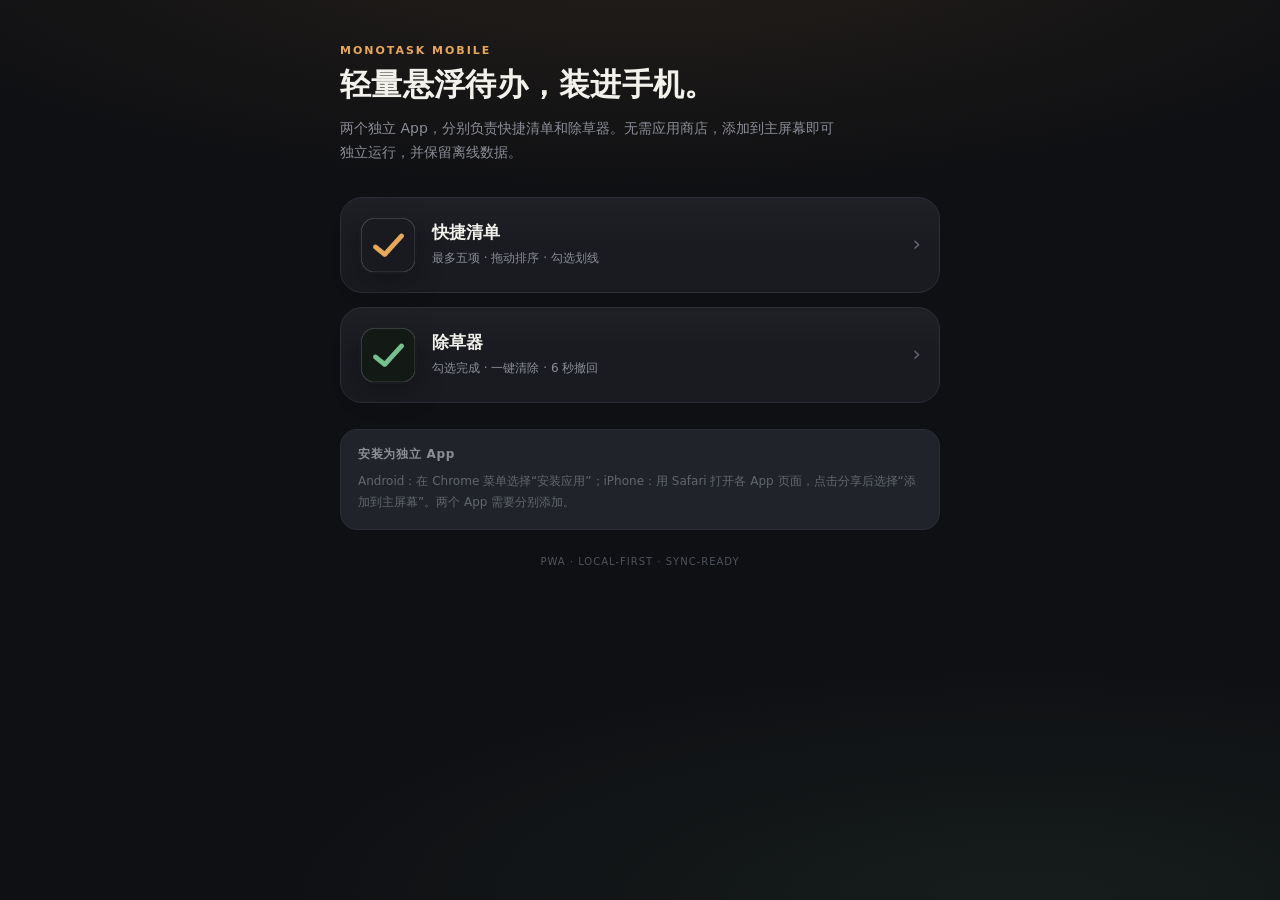
<file: docs/index.html>
<!doctype html>
<html lang="zh-CN">
<head>
  <meta charset="utf-8">
  <meta name="viewport" content="width=device-width, initial-scale=1, viewport-fit=cover">
  <meta name="theme-color" content="#0f1013">
  <title>Monotask 移动端</title>
  <style>
    :root {
      color-scheme: dark;
      --bg: #0f1013;
      --surface: #191b20;
      --surface-2: #202329;
      --border: #2b2e36;
      --text: #f3f1eb;
      --muted: #8b8e97;
      --dim: #62666f;
      --amber: #e7a85c;
      --green: #74c08e;
      --safe-top: env(safe-area-inset-top, 0px);
      --safe-bottom: env(safe-area-inset-bottom, 0px);
      font-family: "PingFang SC", "HarmonyOS Sans SC", "Microsoft YaHei UI",
        "Microsoft YaHei", system-ui, -apple-system, "Segoe UI", sans-serif;
    }
    * { box-sizing: border-box; -webkit-tap-highlight-color: transparent; }
    body {
      margin: 0;
      min-height: 100vh;
      min-height: 100dvh;
      background:
        radial-gradient(100% 45% at 50% -8%, rgba(231, 168, 92, 0.1), transparent 65%),
        radial-gradient(90% 40% at 80% 100%, rgba(116, 192, 142, 0.07), transparent 65%),
        var(--bg);
      color: var(--text);
      -webkit-font-smoothing: antialiased;
    }
    .wrap {
      width: min(100%, 640px);
      margin: 0 auto;
      padding:
        calc(var(--safe-top) + 44px)
        20px
        calc(var(--safe-bottom) + 30px);
    }
    .eyebrow {
      margin: 0 0 10px;
      color: var(--amber);
      font-size: 11px;
      font-weight: 700;
      letter-spacing: 0.18em;
    }
    h1 {
      margin: 0;
      font-size: 31px;
      line-height: 1.15;
      letter-spacing: 0.01em;
    }
    .lead {
      margin: 13px 0 0;
      max-width: 500px;
      color: var(--muted);
      font-size: 14px;
      line-height: 1.75;
    }
    .apps {
      display: grid;
      gap: 14px;
      margin-top: 32px;
    }
    .app-card {
      display: flex;
      align-items: center;
      gap: 15px;
      padding: 18px;
      border: 1px solid var(--border);
      border-radius: 22px;
      background:
        linear-gradient(180deg, rgba(255, 255, 255, 0.022), transparent 50%),
        var(--surface);
      color: inherit;
      text-decoration: none;
      transition: transform 0.15s ease, border-color 0.15s ease, background-color 0.15s ease;
    }
    .app-card:active { transform: scale(0.99); }
    .app-card[data-app="quick"]:hover { border-color: rgba(231, 168, 92, 0.45); }
    .app-card[data-app="weeder"]:hover { border-color: rgba(116, 192, 142, 0.45); }
    .app-icon {
      flex: 0 0 auto;
      width: 58px;
      height: 58px;
      border-radius: 16px;
      box-shadow: 0 10px 28px rgba(0, 0, 0, 0.26);
    }
    .app-copy { flex: 1; min-width: 0; }
    .app-copy h2 {
      margin: 0;
      font-size: 17px;
      line-height: 1.25;
    }
    .app-copy p {
      margin: 6px 0 0;
      color: var(--muted);
      font-size: 12px;
      line-height: 1.55;
    }
    .app-arrow {
      flex: 0 0 auto;
      color: var(--dim);
      font-size: 21px;
      line-height: 1;
    }
    .note {
      margin-top: 26px;
      padding: 16px 17px;
      border: 1px solid var(--border);
      border-radius: 17px;
      background: var(--surface-2);
    }
    .note h3 {
      margin: 0 0 8px;
      font-size: 12px;
      letter-spacing: 0.06em;
      color: var(--muted);
    }
    .note p {
      margin: 0;
      color: var(--dim);
      font-size: 12px;
      line-height: 1.75;
    }
    .foot {
      margin-top: 26px;
      color: #4f535c;
      font-size: 10px;
      letter-spacing: 0.1em;
      text-align: center;
    }
  </style>
</head>
<body>
  <main class="wrap">
    <p class="eyebrow">MONOTASK MOBILE</p>
    <h1>轻量悬浮待办，装进手机。</h1>
    <p class="lead">两个独立 App，分别负责快捷清单和除草器。无需应用商店，添加到主屏幕即可独立运行，并保留离线数据。</p>

    <section class="apps" aria-label="应用列表">
      <a class="app-card" data-app="quick" href="./quick/">
        <img class="app-icon" src="./quick/icons/icon-192.png" alt="" width="58" height="58">
        <span class="app-copy">
          <h2>快捷清单</h2>
          <p>最多五项 · 拖动排序 · 勾选划线</p>
        </span>
        <span class="app-arrow" aria-hidden="true">›</span>
      </a>

      <a class="app-card" data-app="weeder" href="./weeder/">
        <img class="app-icon" src="./weeder/icons/icon-192.png" alt="" width="58" height="58">
        <span class="app-copy">
          <h2>除草器</h2>
          <p>勾选完成 · 一键清除 · 6 秒撤回</p>
        </span>
        <span class="app-arrow" aria-hidden="true">›</span>
      </a>
    </section>

    <section class="note">
      <h3>安装为独立 App</h3>
      <p>Android：在 Chrome 菜单选择“安装应用”；iPhone：用 Safari 打开各 App 页面，点击分享后选择“添加到主屏幕”。两个 App 需要分别添加。</p>
    </section>

    <p class="foot">PWA · LOCAL-FIRST · SYNC-READY</p>
  </main>
</body>
</html>
</file>
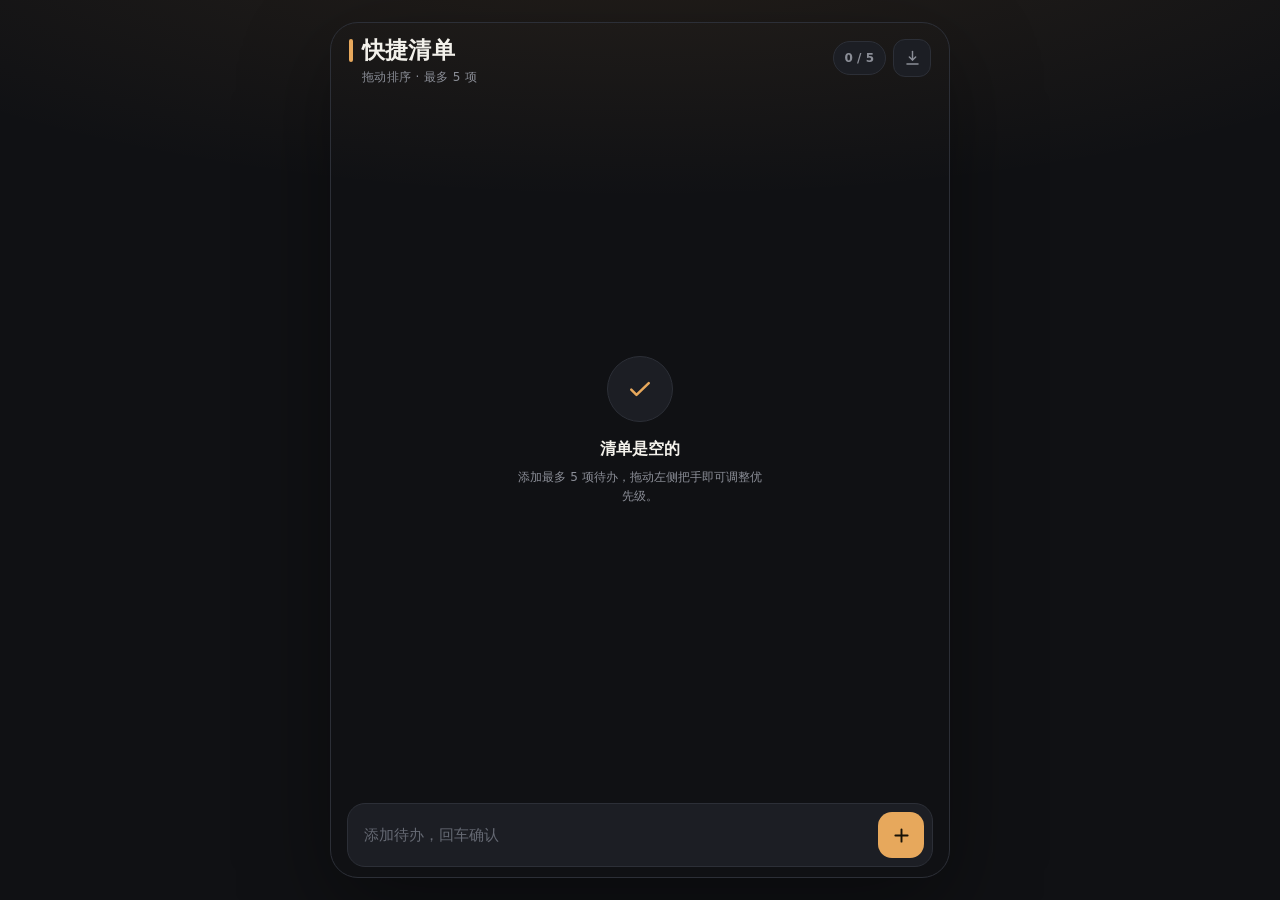
<file: docs/quick/index.html>
<!doctype html>
<html lang="zh-CN">
<head>
  <meta charset="utf-8">
  <meta name="viewport" content="width=device-width, initial-scale=1, viewport-fit=cover">
  <meta name="theme-color" content="#15161a">
  <meta name="apple-mobile-web-app-capable" content="yes">
  <meta name="mobile-web-app-capable" content="yes">
  <meta name="apple-mobile-web-app-status-bar-style" content="black-translucent">
  <meta name="apple-mobile-web-app-title" content="快捷清单">
  <meta name="description" content="Monotask 快捷清单：最多五项，拖动排序。">
  <title>快捷清单 · Monotask</title>
  <link rel="manifest" href="manifest.webmanifest">
  <link rel="icon" type="image/png" href="icons/icon-192.png">
  <link rel="apple-touch-icon" href="icons/apple-touch-icon.png">
  <link rel="stylesheet" href="../shared/base.css">
  <link rel="stylesheet" href="app.css">
</head>
<body>
  <div class="app">
    <header class="app-header">
      <div class="brand-block">
        <h1 class="brand-title"><span class="brand-mark"></span>快捷清单</h1>
        <p class="brand-subtitle">拖动排序 · 最多 5 项</p>
      </div>
      <div class="header-actions">
        <span class="count-pill" id="count">0 / 5</span>
        <button class="install-btn" id="installBtn" type="button" aria-label="安装到主屏幕" hidden>
          <svg viewBox="0 0 24 24" width="19" height="19" fill="none" stroke="currentColor" stroke-width="1.8" stroke-linecap="round" stroke-linejoin="round" aria-hidden="true">
            <path d="M12 3v11"></path>
            <path d="m8 10 4 4 4-4"></path>
            <path d="M5 19h14"></path>
          </svg>
        </button>
      </div>
    </header>

    <main class="content">
      <section class="quick-list" id="list" role="list" aria-label="快捷清单"></section>
    </main>

    <footer class="footer">
      <form class="composer" id="composer" autocomplete="off">
        <input id="input" type="text" maxlength="120" enterkeyhint="done" placeholder="添加待办，回车确认" aria-label="添加待办">
        <button class="add-btn" id="addBtn" type="submit" aria-label="添加">
          <svg viewBox="0 0 24 24" aria-hidden="true">
            <path d="M12 5v14M5 12h14"></path>
          </svg>
        </button>
      </form>
    </footer>
  </div>

  <template id="rowTemplate">
    <article class="todo-row" role="listitem">
      <span class="grip" aria-hidden="true"></span>
      <button class="check-btn" type="button" data-action="toggle" aria-label="标记完成" aria-pressed="false">
        <span class="checkbox">
          <svg viewBox="0 0 14 14" aria-hidden="true"><path d="M2.7 7.3 5.6 10.1 11.3 4.1"></path></svg>
        </span>
      </button>
      <span class="todo-text"></span>
      <button class="delete-btn" type="button" data-action="delete" aria-label="删除">
        <svg viewBox="0 0 16 16" aria-hidden="true"><path d="M3.5 3.5 12.5 12.5M12.5 3.5 3.5 12.5"></path></svg>
      </button>
    </article>
  </template>

  <script type="module" src="app.js"></script>
</body>
</html>
</file>
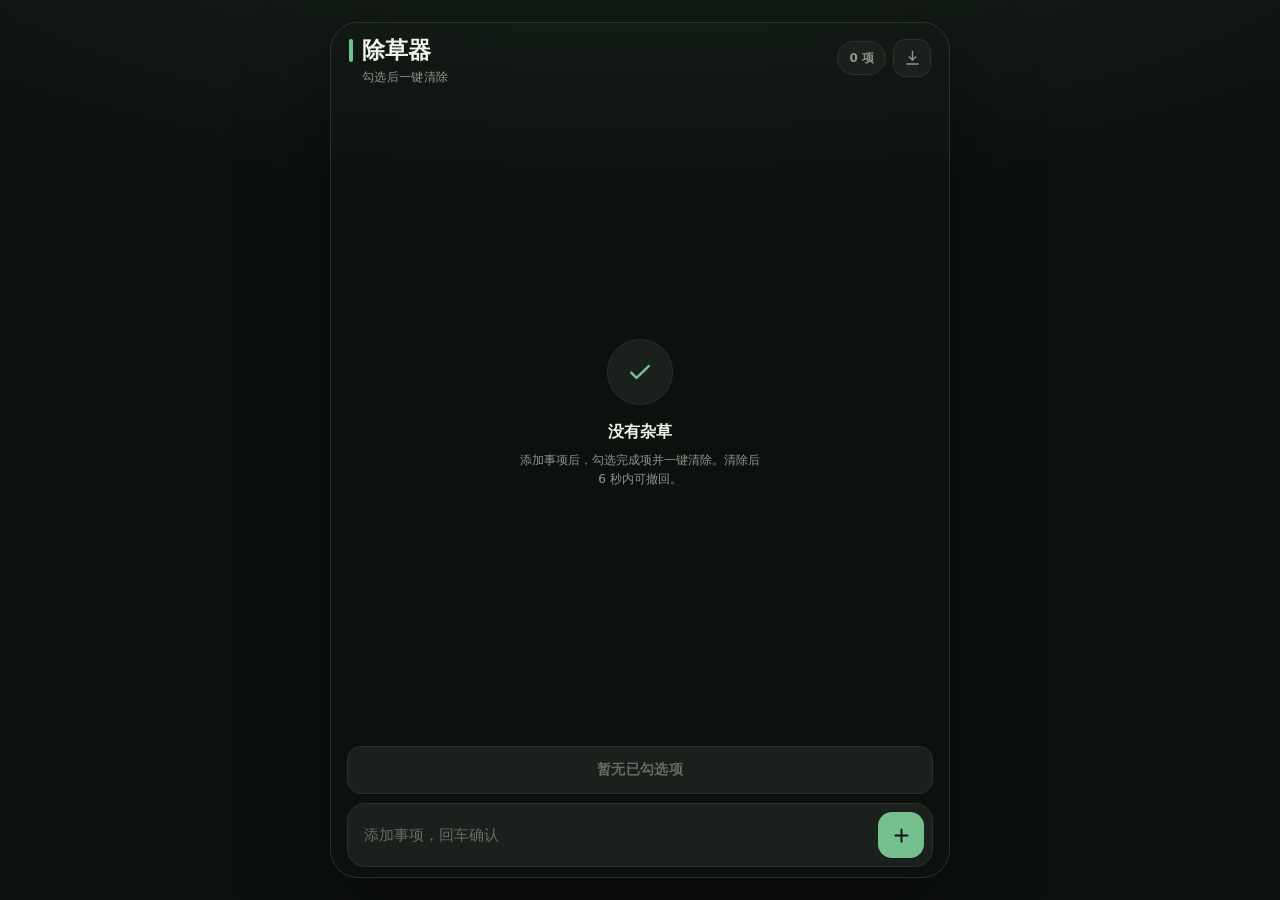
<file: docs/weeder/index.html>
<!doctype html>
<html lang="zh-CN">
<head>
  <meta charset="utf-8">
  <meta name="viewport" content="width=device-width, initial-scale=1, viewport-fit=cover">
  <meta name="theme-color" content="#121713">
  <meta name="apple-mobile-web-app-capable" content="yes">
  <meta name="mobile-web-app-capable" content="yes">
  <meta name="apple-mobile-web-app-status-bar-style" content="black-translucent">
  <meta name="apple-mobile-web-app-title" content="除草器">
  <meta name="description" content="Monotask 除草器：勾选事项并一键清除。">
  <title>除草器 · Monotask</title>
  <link rel="manifest" href="manifest.webmanifest">
  <link rel="icon" type="image/png" href="icons/icon-192.png">
  <link rel="apple-touch-icon" href="icons/apple-touch-icon.png">
  <link rel="stylesheet" href="../shared/base.css">
  <link rel="stylesheet" href="app.css">
</head>
<body>
  <div class="app">
    <header class="app-header">
      <div class="brand-block">
        <h1 class="brand-title"><span class="brand-mark"></span>除草器</h1>
        <p class="brand-subtitle">勾选后一键清除</p>
      </div>
      <div class="header-actions">
        <span class="count-pill" id="count">0 项</span>
        <button class="install-btn" id="installBtn" type="button" aria-label="安装到主屏幕" hidden>
          <svg viewBox="0 0 24 24" width="19" height="19" fill="none" stroke="currentColor" stroke-width="1.8" stroke-linecap="round" stroke-linejoin="round" aria-hidden="true">
            <path d="M12 3v11"></path>
            <path d="m8 10 4 4 4-4"></path>
            <path d="M5 19h14"></path>
          </svg>
        </button>
      </div>
    </header>

    <main class="content">
      <section class="weed-list" id="list" role="list" aria-label="除草器清单"></section>
    </main>

    <footer class="footer">
      <button class="action-btn" id="clearBtn" type="button" disabled>暂无已勾选项</button>
      <form class="composer" id="composer" autocomplete="off">
        <input id="input" type="text" maxlength="240" enterkeyhint="done" placeholder="添加事项，回车确认" aria-label="添加事项">
        <button class="add-btn" id="addBtn" type="submit" aria-label="添加">
          <svg viewBox="0 0 24 24" aria-hidden="true">
            <path d="M12 5v14M5 12h14"></path>
          </svg>
        </button>
      </form>
    </footer>
  </div>

  <template id="rowTemplate">
    <article class="todo-row" role="listitem">
      <button class="check-btn" type="button" data-action="toggle" aria-label="标记完成" aria-pressed="false">
        <span class="checkbox">
          <svg viewBox="0 0 14 14" aria-hidden="true"><path d="M2.7 7.3 5.6 10.1 11.3 4.1"></path></svg>
        </span>
      </button>
      <span class="todo-text"></span>
      <button class="delete-btn" type="button" data-action="delete" aria-label="删除">
        <svg viewBox="0 0 16 16" aria-hidden="true"><path d="M3.5 3.5 12.5 12.5M12.5 3.5 3.5 12.5"></path></svg>
      </button>
    </article>
  </template>

  <script type="module" src="app.js"></script>
</body>
</html>
</file>
<file: docs/shared/base.css>
* {
  box-sizing: border-box;
  -webkit-tap-highlight-color: transparent;
}

:root {
  color-scheme: dark;
  --safe-top: env(safe-area-inset-top, 0px);
  --safe-bottom: env(safe-area-inset-bottom, 0px);
  --radius-xl: 22px;
  --radius-lg: 18px;
  --radius-md: 14px;
  --font-ui: "PingFang SC", "HarmonyOS Sans SC", "Microsoft YaHei UI",
    "Microsoft YaHei", system-ui, -apple-system, BlinkMacSystemFont, "Segoe UI",
    sans-serif;
}

html {
  height: 100%;
  background: var(--bg-deep);
}

body {
  margin: 0;
  min-height: 100%;
  background:
    radial-gradient(120% 55% at 50% -12%, var(--glow), transparent 62%),
    var(--bg-deep);
  color: var(--text);
  font-family: var(--font-ui);
  -webkit-font-smoothing: antialiased;
  text-rendering: optimizeLegibility;
  overflow: hidden;
  overscroll-behavior: none;
  user-select: none;
  -webkit-user-select: none;
}

button,
input {
  font: inherit;
}

button {
  cursor: pointer;
}

button,
input {
  -webkit-appearance: none;
  appearance: none;
}

input {
  user-select: text;
  -webkit-user-select: text;
}

button:focus-visible,
input:focus-visible {
  outline: 2px solid var(--accent);
  outline-offset: 2px;
}

.app {
  display: flex;
  flex-direction: column;
  width: 100%;
  max-width: 620px;
  height: 100vh;
  height: 100dvh;
  margin: 0 auto;
  padding:
    calc(var(--safe-top) + 12px)
    16px
    calc(var(--safe-bottom) + 10px);
  overflow: hidden;
}

.app-header {
  display: flex;
  align-items: flex-start;
  gap: 10px;
  padding: 2px 2px 14px;
}

.brand-block {
  flex: 1;
  min-width: 0;
}

.brand-title {
  display: flex;
  align-items: center;
  gap: 9px;
  margin: 0;
  font-size: 23px;
  line-height: 1.15;
  font-weight: 700;
  letter-spacing: 0.01em;
}

.brand-mark {
  flex: 0 0 auto;
  width: 4px;
  height: 23px;
  border-radius: 3px;
  background: var(--accent);
}

.brand-subtitle {
  margin: 6px 0 0 13px;
  font-size: 12px;
  line-height: 1.35;
  color: var(--muted);
  letter-spacing: 0.03em;
}

.header-actions {
  display: flex;
  align-items: center;
  gap: 7px;
  padding-top: 2px;
}

.count-pill {
  display: inline-flex;
  align-items: center;
  justify-content: center;
  min-height: 34px;
  padding: 0 11px;
  border: 1px solid var(--border);
  border-radius: 999px;
  background: var(--surface);
  color: var(--muted);
  font-size: 12px;
  font-weight: 600;
  font-variant-numeric: tabular-nums;
  white-space: nowrap;
}

.install-btn {
  display: grid;
  place-items: center;
  width: 38px;
  height: 38px;
  padding: 0;
  border: 1px solid var(--border);
  border-radius: 12px;
  background: var(--surface);
  color: var(--muted);
}

.install-btn[hidden] {
  display: none;
}

.install-btn:active {
  transform: scale(0.96);
}

.content {
  display: flex;
  flex: 1;
  min-height: 0;
  flex-direction: column;
}

.quick-list {
  display: flex;
  flex: 1;
  min-height: 0;
  flex-direction: column;
  gap: 10px;
  padding: 2px 0 8px;
  overflow-x: hidden;
  overflow-y: auto;
  overscroll-behavior: contain;
  -webkit-overflow-scrolling: touch;
  scrollbar-width: none;
  touch-action: pan-y;
}

.quick-list::-webkit-scrollbar {
  display: none;
}

.weed-list {
  display: flex;
  flex: 1;
  min-height: 0;
  flex-direction: column;
  gap: 10px;
  padding: 2px 0 10px;
  overflow-x: hidden;
  overflow-y: auto;
  overscroll-behavior: contain;
  -webkit-overflow-scrolling: touch;
  scrollbar-width: none;
  touch-action: pan-y;
}

.weed-list::-webkit-scrollbar {
  display: none;
}

.todo-row {
  position: relative;
  display: flex;
  flex: 0 0 auto;
  align-items: center;
  min-height: 64px;
  border: 1px solid var(--border);
  border-radius: var(--radius-lg);
  background:
    linear-gradient(180deg, rgba(255, 255, 255, 0.018), transparent 45%),
    var(--surface);
  box-shadow: inset 0 1px 0 rgba(255, 255, 255, 0.02);
  transition:
    background-color 0.16s ease,
    border-color 0.16s ease,
    transform 0.16s ease,
    box-shadow 0.16s ease;
}

.todo-row.done {
  background: var(--surface);
  opacity: 0.86;
}

.todo-row.dragging {
  z-index: 5;
  border-color: var(--accent-border);
  background: var(--surface-2);
  box-shadow:
    0 16px 34px rgba(0, 0, 0, 0.42),
    0 0 0 1px var(--accent-border);
  transform: scale(1.012);
}

.grip {
  flex: 0 0 auto;
  width: 32px;
  height: 44px;
  margin-left: 3px;
  border-radius: 10px;
  background-image: radial-gradient(circle, var(--dim) 1.3px, transparent 1.5px);
  background-size: 6px 7px;
  background-position: center;
  opacity: 0.8;
  cursor: grab;
  touch-action: none;
  -webkit-touch-callout: none;
}

.check-btn {
  display: grid;
  flex: 0 0 auto;
  place-items: center;
  width: 44px;
  height: 44px;
  margin-left: 2px;
  padding: 0;
  border: 0;
  border-radius: 13px;
  background: transparent;
  touch-action: manipulation;
}

.check-btn:active {
  transform: scale(0.94);
}

.checkbox {
  display: grid;
  place-items: center;
  width: 23px;
  height: 23px;
  border: 1.5px solid var(--check-border);
  border-radius: 7px;
  background: transparent;
  transition:
    background-color 0.18s ease,
    border-color 0.18s ease,
    transform 0.18s ease;
}

.checkbox svg {
  width: 14px;
  height: 14px;
  fill: none;
  stroke: var(--accent-ink);
  stroke-width: 2.8;
  stroke-linecap: round;
  stroke-linejoin: round;
  opacity: 0;
  transform: scale(0.6);
  transition:
    opacity 0.16s ease,
    transform 0.18s cubic-bezier(0.2, 0.8, 0.3, 1.25);
}

.todo-row.done .checkbox {
  border-color: var(--accent);
  background: var(--accent);
}

.todo-row.done .checkbox svg {
  opacity: 1;
  transform: scale(1);
}

.todo-text {
  flex: 1;
  min-width: 0;
  padding: 10px 4px;
  overflow: hidden;
  color: var(--text);
  font-size: 15px;
  line-height: 1.4;
  letter-spacing: 0.01em;
  text-overflow: ellipsis;
  white-space: nowrap;
}

.todo-row.done .todo-text {
  color: var(--muted);
  text-decoration: line-through;
  text-decoration-thickness: 1.5px;
  text-decoration-color: var(--muted);
}

.delete-btn {
  display: grid;
  flex: 0 0 auto;
  place-items: center;
  width: 42px;
  height: 42px;
  margin-right: 4px;
  padding: 0;
  border: 0;
  border-radius: 12px;
  background: transparent;
  color: var(--dim);
  touch-action: manipulation;
}

.delete-btn svg {
  width: 15px;
  height: 15px;
  fill: none;
  stroke: currentColor;
  stroke-width: 1.7;
  stroke-linecap: round;
}

.delete-btn:active {
  color: var(--danger);
  transform: scale(0.94);
}

.empty-state {
  display: flex;
  flex: 1;
  min-height: 210px;
  flex-direction: column;
  align-items: center;
  justify-content: center;
  padding: 16px 20px 44px;
  text-align: center;
}

.empty-icon {
  display: grid;
  place-items: center;
  width: 66px;
  height: 66px;
  margin-bottom: 17px;
  border: 1px solid var(--border);
  border-radius: 50%;
  background: var(--surface);
}

.empty-icon svg {
  width: 30px;
  height: 30px;
  fill: none;
  stroke: var(--accent);
  stroke-width: 2;
  stroke-linecap: round;
  stroke-linejoin: round;
}

.empty-title {
  margin: 0;
  font-size: 16px;
  font-weight: 700;
}

.empty-hint {
  max-width: 250px;
  margin: 8px 0 0;
  color: var(--muted);
  font-size: 12px;
  line-height: 1.6;
}

.footer {
  display: flex;
  flex-direction: column;
  gap: 9px;
  padding-top: 6px;
}

.action-btn {
  display: flex;
  align-items: center;
  justify-content: center;
  width: 100%;
  min-height: 48px;
  padding: 0 16px;
  border: 1px solid var(--accent-border);
  border-radius: var(--radius-md);
  background: var(--accent-soft);
  color: var(--accent);
  font-size: 14px;
  font-weight: 700;
  letter-spacing: 0.02em;
  transition:
    background-color 0.16s ease,
    border-color 0.16s ease,
    transform 0.12s ease;
}

.action-btn:active:not(:disabled) {
  transform: scale(0.99);
}

.action-btn:disabled {
  border-color: var(--border);
  background: var(--surface);
  color: var(--dim);
}

.action-btn.undo {
  border-color: var(--accent-border);
  background: var(--accent);
  color: var(--accent-ink);
}

.composer {
  display: flex;
  align-items: center;
  gap: 8px;
  min-height: 62px;
  padding: 8px 8px 8px 16px;
  border: 1px solid var(--border);
  border-radius: var(--radius-lg);
  background: var(--surface);
  transition: border-color 0.16s ease;
}

.composer:focus-within {
  border-color: var(--accent-border);
}

.composer input {
  flex: 1;
  min-width: 0;
  height: 44px;
  padding: 0;
  border: 0;
  outline: 0;
  background: transparent;
  color: var(--text);
  font-size: 15px;
}

.composer input::placeholder {
  color: var(--dim);
}

.composer input:disabled {
  color: var(--muted);
}

.add-btn {
  display: grid;
  flex: 0 0 auto;
  place-items: center;
  width: 46px;
  height: 46px;
  padding: 0;
  border: 0;
  border-radius: 14px;
  background: var(--accent);
  color: var(--accent-ink);
  transition:
    background-color 0.16s ease,
    transform 0.12s ease;
}

.add-btn svg {
  width: 21px;
  height: 21px;
  fill: none;
  stroke: currentColor;
  stroke-width: 2.2;
  stroke-linecap: round;
}

.add-btn:active:not(:disabled) {
  transform: scale(0.95);
}

.add-btn:disabled {
  background: var(--surface-3);
  color: var(--dim);
}

.install-overlay {
  position: fixed;
  z-index: 100;
  inset: 0;
  display: flex;
  align-items: flex-end;
  justify-content: center;
  padding: 16px;
  padding-bottom: calc(var(--safe-bottom) + 16px);
  background: rgba(0, 0, 0, 0.58);
  opacity: 0;
  pointer-events: none;
  transition: opacity 0.18s ease;
}

.install-overlay.show {
  opacity: 1;
  pointer-events: auto;
}

.install-sheet {
  width: 100%;
  max-width: 520px;
  padding: 22px;
  border: 1px solid var(--border);
  border-radius: 24px;
  background: var(--surface);
  box-shadow: 0 24px 70px rgba(0, 0, 0, 0.55);
  transform: translateY(18px);
  transition: transform 0.2s ease;
}

.install-overlay.show .install-sheet {
  transform: translateY(0);
}

.sheet-kicker {
  margin: 0 0 7px;
  color: var(--accent);
  font-size: 11px;
  font-weight: 700;
  letter-spacing: 0.14em;
}

.sheet-title {
  margin: 0;
  font-size: 20px;
  line-height: 1.25;
}

.sheet-copy {
  margin: 10px 0 0;
  color: var(--muted);
  font-size: 13px;
  line-height: 1.7;
}

.sheet-steps {
  margin: 14px 0 0;
  padding: 0 0 0 20px;
  color: var(--text);
  font-size: 13px;
  line-height: 1.9;
}

.sheet-btn {
  width: 100%;
  min-height: 46px;
  margin-top: 20px;
  border: 1px solid var(--accent-border);
  border-radius: 13px;
  background: var(--accent-soft);
  color: var(--accent);
  font-size: 14px;
  font-weight: 700;
}

.toast {
  position: fixed;
  z-index: 120;
  left: 50%;
  bottom: calc(var(--safe-bottom) + 98px);
  max-width: calc(100% - 40px);
  padding: 10px 15px;
  border: 1px solid var(--border);
  border-radius: 999px;
  background: var(--surface-2);
  color: var(--text);
  font-size: 12px;
  box-shadow: 0 12px 34px rgba(0, 0, 0, 0.4);
  opacity: 0;
  pointer-events: none;
  transform: translate(-50%, 8px);
  transition:
    opacity 0.18s ease,
    transform 0.18s ease;
}

.toast.show {
  opacity: 1;
  transform: translate(-50%, 0);
}

@media (min-width: 700px) {
  body {
    display: flex;
    align-items: center;
    justify-content: center;
    padding: 22px;
  }

  .app {
    height: min(880px, calc(100dvh - 44px));
    border: 1px solid var(--border);
    border-radius: 28px;
    box-shadow: 0 30px 90px rgba(0, 0, 0, 0.38);
  }
}

@media (prefers-reduced-motion: reduce) {
  *,
  *::before,
  *::after {
    scroll-behavior: auto !important;
    transition-duration: 0.01ms !important;
    animation-duration: 0.01ms !important;
  }
}
</file>
<file: docs/quick/app.css>
:root {
  --bg-deep: #101114;
  --bg: #15161a;
  --glow: rgba(231, 168, 92, 0.11);
  --surface: #1c1e24;
  --surface-2: #24272e;
  --surface-3: #2b2e36;
  --border: #2c2f37;
  --text: #f3f1eb;
  --muted: #8b8e97;
  --dim: #656973;
  --accent: #e7a85c;
  --accent-soft: #2c2216;
  --accent-border: rgba(231, 168, 92, 0.5);
  --accent-ink: #171207;
  --check-border: #4f535e;
  --danger: #e06c6c;
}

.quick-list .todo-row {
  min-height: 64px;
}

.quick-list.dragging-active .todo-row:not(.dragging) {
  transition:
    transform 0.14s ease,
    background-color 0.16s ease,
    border-color 0.16s ease;
}
</file>
<file: docs/weeder/app.css>
:root {
  --bg-deep: #0d110e;
  --bg: #121713;
  --glow: rgba(116, 192, 142, 0.1);
  --surface: #1a201b;
  --surface-2: #222a24;
  --surface-3: #29332c;
  --border: #29322b;
  --text: #f0f3ec;
  --muted: #8c968e;
  --dim: #646e66;
  --accent: #74c08e;
  --accent-soft: #1b2a20;
  --accent-border: rgba(116, 192, 142, 0.45);
  --accent-ink: #0c150f;
  --check-border: #4c5a4f;
  --danger: #e07a7a;
}

.weed-list .todo-row {
  min-height: 62px;
}

.weed-list .check-btn {
  margin-left: 8px;
}

.weed-list .empty-state {
  min-height: 100%;
  padding-bottom: 20px;
}
</file>
